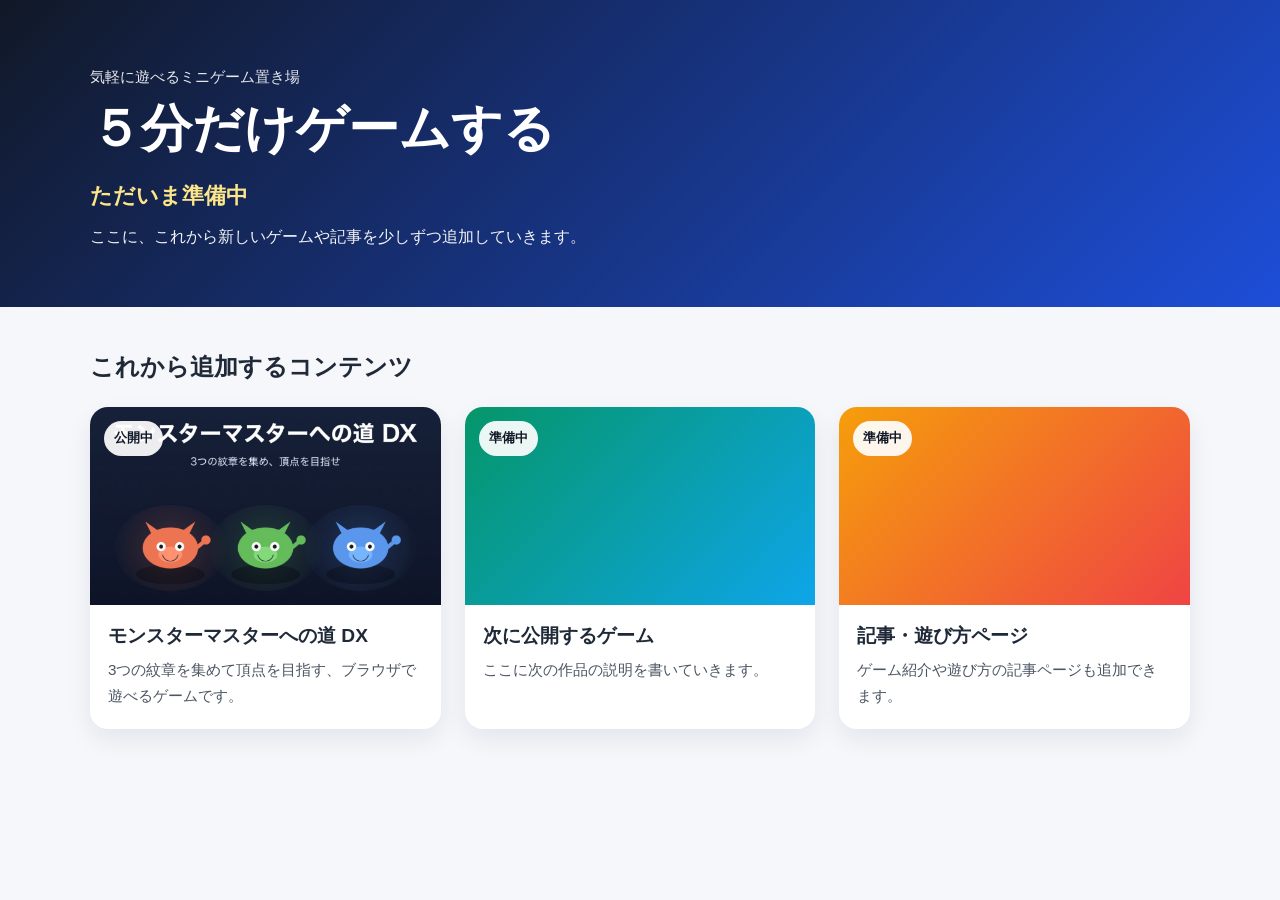
<file: index.html>
<!DOCTYPE html>
<html lang="ja">
<head>
  <meta charset="UTF-8" />
  <meta name="viewport" content="width=device-width, initial-scale=1.0" />
  <title>５分だけゲームする</title>
  <meta name="description" content="５分だけ遊べるゲームを少しずつ追加していくサイトです。" />
  <link rel="stylesheet" href="style.css" />
</head>
<body>
  <header class="site-header">
    <div class="container">
      <p class="site-subtitle">気軽に遊べるミニゲーム置き場</p>
      <h1 class="site-title">５分だけゲームする</h1>
      <p class="site-lead">ただいま準備中</p>
      <p class="site-text">
        ここに、これから新しいゲームや記事を少しずつ追加していきます。
      </p>
    </div>
  </header>

  <main class="container">
    <section class="section">
      <h2 class="section-title">これから追加するコンテンツ</h2>

      <div class="card-grid">
      <a class="card" href="games/monster-master-dx/">
  <div class="card-image card-image-monmasu">
    <span class="card-badge">公開中</span>
  </div>
  <div class="card-body">
    <h3 class="card-title">モンスターマスターへの道 DX</h3>
    <p class="card-text">
      3つの紋章を集めて頂点を目指す、ブラウザで遊べるゲームです。
    </p>
  </div>
</a>

        <a class="card" href="coming-soon.html">
          <div class="card-image image-2">
            <span class="card-badge">準備中</span>
          </div>
          <div class="card-body">
            <h3 class="card-title">次に公開するゲーム</h3>
            <p class="card-text">
              ここに次の作品の説明を書いていきます。
            </p>
          </div>
        </a>

        <a class="card" href="coming-soon.html">
          <div class="card-image image-3">
            <span class="card-badge">準備中</span>
          </div>
          <div class="card-body">
            <h3 class="card-title">記事・遊び方ページ</h3>
            <p class="card-text">
              ゲーム紹介や遊び方の記事ページも追加できます。
            </p>
          </div>
        </a>
      </div>
    </section>
  </main>
</body>

</html>
</file>
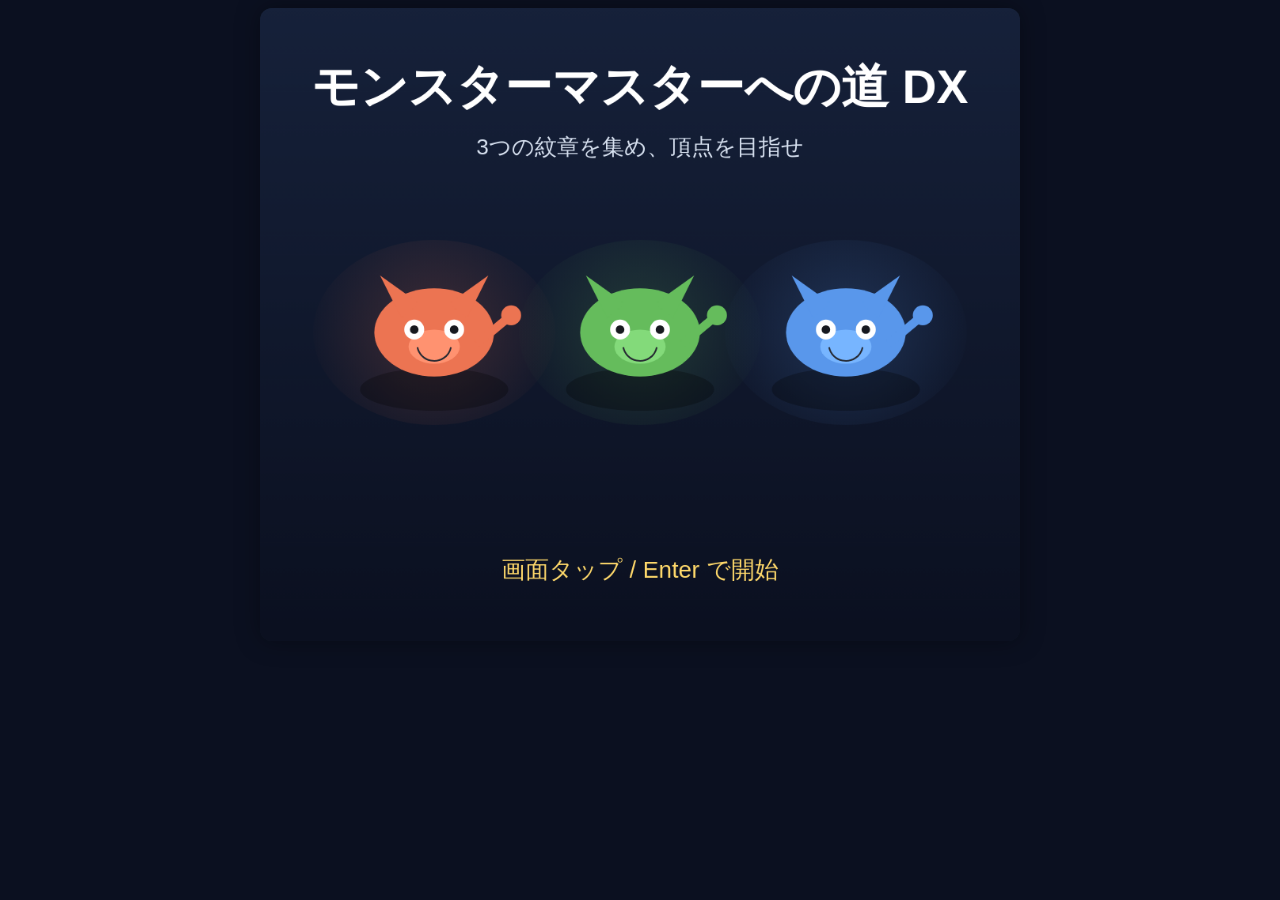
<file: games/monster-master-dx/index.html>
<!DOCTYPE html>
<html lang="ja">
<head>
  <meta charset="UTF-8" />
  <meta name="viewport" content="width=device-width,initial-scale=1,maximum-scale=1,user-scalable=no" />
  <title>モンスターマスターへの道 DX</title>
  <style>
    html, body {
      margin: 0;
      padding: 0;
      background: #0b1020;
      color: #fff;
      font-family: "Meiryo", "Yu Gothic", sans-serif;
      touch-action: manipulation;
      overflow: hidden;
    }
    body {
      display: flex;
      justify-content: center;
      align-items: flex-start;
      min-height: 100vh;
    }
    #wrap {
      width: 100%;
      display: flex;
      justify-content: center;
      padding: 8px 0;
      box-sizing: border-box;
    }
    canvas {
      width: min(100vw, 760px);
      height: auto;
      background: #111827;
      border-radius: 12px;
      box-shadow: 0 0 24px rgba(0,0,0,.35);
      image-rendering: auto;
      touch-action: none;
    }
  </style>
</head>
<body>
<div id="wrap">
  <canvas id="game" width="960" height="800"></canvas>
</div>

<script>
(() => {
  "use strict";

  const canvas = document.getElementById("game");
  const ctx = canvas.getContext("2d");

  const W = 960;
  const H = 800;
  const TILE = 48;
  const MAP_W = 20;
  const MAP_H = 12;
  const MAP_PIX_H = MAP_H * TILE;
  const UI_Y = MAP_PIX_H;

  const GRASS = "G";
  const WALL = "#";
  const HEAL = "H";

  const TYPE_ADV = {
    "炎>草": 1.5,
    "草>水": 1.5,
    "水>炎": 1.5,
    "雷>水": 1.5,
    "土>雷": 1.5,
    "草>土": 1.5,
    "炎>土": 0.75,
    "水>草": 0.75,
    "草>炎": 0.75,
    "炎>水": 0.75,
    "雷>土": 0.75,
  };

  const ELEM_COLOR = {
    "炎": "#f36b3f",
    "草": "#59b95c",
    "水": "#5da3ff",
    "雷": "#f6db58",
    "土": "#b88752",
  };

  const SPECIES = {
    "フレアット": {
      species: "フレアット", element: "炎", level: 5, maxHp: 36, hp: 36, atk: 13, def: 9, spd: 11, color: "#ec7452", catchRate: 0.45,
      skills: [{name:"ひのこづき",power:10,element:"炎",acc:1.0},{name:"ブレイズタックル",power:13,element:"炎",acc:0.9}]
    },
    "リーフィン": {
      species: "リーフィン", element: "草", level: 5, maxHp: 38, hp: 38, atk: 11, def: 11, spd: 10, color: "#65bc5c", catchRate: 0.45,
      skills: [{name:"つるうち",power:9,element:"草",acc:1.0},{name:"リーフカッター",power:12,element:"草",acc:0.95}]
    },
    "アクアロン": {
      species: "アクアロン", element: "水", level: 5, maxHp: 37, hp: 37, atk: 12, def: 10, spd: 10, color: "#5997eb", catchRate: 0.45,
      skills: [{name:"しぶきアタック",power:9,element:"水",acc:1.0},{name:"みずショット",power:12,element:"水",acc:0.95}]
    },
    "ボルニャ": {
      species: "ボルニャ", element: "雷", level: 4, maxHp: 31, hp: 31, atk: 13, def: 8, spd: 13, color: "#f8db4c", catchRate: 0.38,
      skills: [{name:"スパーク",power:10,element:"雷",acc:1.0},{name:"でんこうアタック",power:13,element:"雷",acc:0.9}]
    },
    "モックル": {
      species: "モックル", element: "土", level: 4, maxHp: 33, hp: 33, atk: 11, def: 10, spd: 8, color: "#a87446", catchRate: 0.40,
      skills: [{name:"どろパンチ",power:10,element:"土",acc:1.0},{name:"ロックスマッシュ",power:12,element:"土",acc:0.9}]
    },
    "バブルン": {
      species: "バブルン", element: "水", level: 4, maxHp: 32, hp: 32, atk: 10, def: 9, spd: 11, color: "#63c2e1", catchRate: 0.42,
      skills: [{name:"バブル",power:9,element:"水",acc:1.0},{name:"アクアニードル",power:11,element:"水",acc:0.92}]
    },
    "モスリン": {
      species: "モスリン", element: "草", level: 4, maxHp: 34, hp: 34, atk: 10, def: 11, spd: 9, color: "#69b062", catchRate: 0.42,
      skills: [{name:"はっぱビート",power:9,element:"草",acc:1.0},{name:"からみつき",power:11,element:"草",acc:0.92}]
    },
    "エンバーグ": {
      species: "エンバーグ", element: "炎", level: 6, maxHp: 42, hp: 42, atk: 14, def: 10, spd: 11, color: "#df5a36", catchRate: 0.28,
      skills: [{name:"ファイアクロウ",power:12,element:"炎",acc:1.0},{name:"マグマバイト",power:15,element:"炎",acc:0.88}]
    },
    "サンドラ": {
      species: "サンドラ", element: "土", level: 6, maxHp: 44, hp: 44, atk: 13, def: 12, spd: 8, color: "#b0804b", catchRate: 0.28,
      skills: [{name:"すなあらし",power:11,element:"土",acc:1.0},{name:"グランドキック",power:14,element:"土",acc:0.9}]
    },
    "サンダリス": {
      species: "サンダリス", element: "雷", level: 7, maxHp: 46, hp: 46, atk: 15, def: 11, spd: 14, color: "#f4e05d", catchRate: 0.24,
      skills: [{name:"ボルトネイル",power:12,element:"雷",acc:1.0},{name:"ライトニングダッシュ",power:16,element:"雷",acc:0.88}]
    },
    "ネプシア": {
      species: "ネプシア", element: "水", level: 8, maxHp: 52, hp: 52, atk: 16, def: 13, spd: 13, color: "#58a0f4", catchRate: 0.18,
      skills: [{name:"タイダルウェーブ",power:14,element:"水",acc:1.0},{name:"しんかいのうた",power:17,element:"水",acc:0.9}]
    },
    "ブレイズル": {
      species: "ブレイズル", element: "炎", level: 8, maxHp: 55, hp: 55, atk: 18, def: 12, spd: 14, color: "#ff6d42", catchRate: 0.20,
      skills: [{name:"フレイムクロウ",power:14,element:"炎",acc:1.0},{name:"バーストラッシュ",power:18,element:"炎",acc:0.9}]
    },
    "グランリーフ": {
      species: "グランリーフ", element: "草", level: 8, maxHp: 58, hp: 58, atk: 15, def: 15, spd: 12, color: "#4ea951", catchRate: 0.20,
      skills: [{name:"リーフスラッシュ",power:14,element:"草",acc:1.0},{name:"フォレストブレード",power:18,element:"草",acc:0.9}]
    },
    "アクアリオン": {
      species: "アクアリオン", element: "水", level: 8, maxHp: 56, hp: 56, atk: 16, def: 14, spd: 13, color: "#4f8cff", catchRate: 0.20,
      skills: [{name:"スプラッシュファング",power:14,element:"水",acc:1.0},{name:"アビススピア",power:18,element:"水",acc:0.9}]
    },
    "ボルトラ": {
      species: "ボルトラ", element: "雷", level: 8, maxHp: 50, hp: 50, atk: 19, def: 11, spd: 18, color: "#ffe253", catchRate: 0.18,
      skills: [{name:"サンダーファング",power:15,element:"雷",acc:1.0},{name:"プラズマダイブ",power:19,element:"雷",acc:0.88}]
    },
    "ガイアル": {
      species: "ガイアル", element: "土", level: 8, maxHp: 62, hp: 62, atk: 16, def: 16, spd: 10, color: "#8f643f", catchRate: 0.18,
      skills: [{name:"アースクラッシュ",power:14,element:"土",acc:1.0},{name:"テラハンマー",power:18,element:"土",acc:0.88}]
    }
  };

  const EVOLUTIONS = {
    "フレアット": { level: 8, to: "ブレイズル" },
    "リーフィン": { level: 8, to: "グランリーフ" },
    "アクアロン": { level: 8, to: "アクアリオン" },
    "ボルニャ": { level: 8, to: "ボルトラ" },
    "モックル": { level: 8, to: "ガイアル" }
  };

  const STARTERS = ["フレアット", "リーフィン", "アクアロン"];

  const STAGES = {
    village: {
      name: "はじまりの町",
      map: [
        "####################",
        "#.......G......G...#",
        "#..H....G..........#",
        "#.......G.....G....#",
        "#..........####....#",
        "#..G...............#",
        "#..G....####.......#",
        "#.......#..#.......#",
        "#.......#..#.......#",
        "#...G..........G...#",
        "#.............G....#",
        "####################",
      ],
      playerStart: [2,2],
      wild: ["モックル","モスリン","バブルン"],
      portals: [
        {pos:[18,5], to:"forest", toPos:[1,9], need:null, text:"東の森へ向かう。"}
      ],
      boss: null,
      storyOnce: [
        "長老『ようこそ、見習いテイマー。』",
        "『モンスターマスターになる道は、3つの紋章を集めることだ。』",
        "『翠の森、赤土の峡谷、蒼湖の祭壇。各地の守り手を越えよ。』",
        "『3つそろえば、王都北のマスタータワーへの門が開く。』",
        "『さあ、最初の相棒を選び、旅立ちなさい！』",
      ],
    },
    forest: {
      name: "翠の森",
      map: [
        "####################",
        "#GGGGG....GGGGGG...#",
        "#G....G...G....G.B.#",
        "#G.GG.G...G.GG.G...#",
        "#G.G..G...G.G..G...#",
        "#G.G..GGGGG.G..GG..#",
        "#G.G............G..#",
        "#G.GGGGGGGGGGGG.G..#",
        "#G..............G..#",
        "#P..GGGGGGGGGG..G..#",
        "#......H...........#",
        "####################",
      ],
      playerStart: [1,9],
      wild: ["モスリン","バブルン","ボルニャ"],
      portals: [
        {pos:[1,9], to:"village", toPos:[17,5], need:null, text:"町へ戻る。"},
        {pos:[18,2], to:"canyon", toPos:[1,9], need:"翠の紋章", text:"森の奥の道がひらけた。"},
      ],
      boss: {
        pos:[17,2],
        trainer:"森の守り手 ミドリ",
        monster:"エンバーグ",
        crest:"翠の紋章",
        intro:["ミドリ『草木の試練を越えられるかな？』"],
        win:["ミドリ『見事だ。翠の紋章を授けよう。』"]
      },
      storyOnce:["森の奥には最初の守り手がいる。属性相性を考えて進もう。"]
    },
    canyon: {
      name: "赤土の峡谷",
      map: [
        "####################",
        "#P....G....####....#",
        "#.####G....#..#....#",
        "#....#G....#..#....#",
        "#....#G....#..#..B.#",
        "#....#G....#..#....#",
        "#....#######..#....#",
        "#....G.........#...#",
        "#....G....H....#...#",
        "#....G.........#...#",
        "#..................#",
        "####################",
      ],
      playerStart: [1,9],
      wild: ["モックル","ボルニャ","フレアット"],
      portals: [
        {pos:[1,1], to:"forest", toPos:[18,2], need:null, text:"森へ戻る。"},
        {pos:[18,4], to:"lake", toPos:[1,9], need:"赤土の紋章", text:"峡谷の先へ進める。"},
      ],
      boss: {
        pos:[17,4],
        trainer:"峡谷の守り手 ガンテツ",
        monster:"サンドラ",
        crest:"赤土の紋章",
        intro:["ガンテツ『地を踏みしめる強さ、見せてみろ！』"],
        win:["ガンテツ『その覚悟、本物だ。赤土の紋章を受け取れ！』"]
      },
      storyOnce:["2つ目の試練は土と雷の読み合いだ。"]
    },
    lake: {
      name: "蒼湖の祭壇",
      map: [
        "####################",
        "#P....GGGGGG.......#",
        "#.....G....G.......#",
        "#.....G.H..G.......#",
        "#.....G....G.......#",
        "#.....GGGGGG.......#",
        "#..................#",
        "#..######..######..#",
        "#..#............#..#",
        "#..#.........B..#.P#",
        "#..#............#..#",
        "####################",
      ],
      playerStart: [1,9],
      wild: ["バブルン","リーフィン","ボルニャ"],
      portals: [
        {pos:[1,1], to:"canyon", toPos:[18,4], need:null, text:"峡谷へ戻る。"},
        {pos:[18,9], to:"tower", toPos:[2,9], need:"蒼湖の紋章", text:"湖の門が開き、塔への道が現れた。"},
      ],
      boss: {
        pos:[13,9],
        trainer:"湖の守り手 セイラ",
        monster:"サンダリス",
        crest:"蒼湖の紋章",
        intro:["セイラ『水面の先にある真実をつかんでみて。』"],
        win:["セイラ『きみなら塔へ進める。蒼湖の紋章を託すわ。』"]
      },
      storyOnce:["最後の試練を越えれば、マスタータワーに挑める。"]
    },
    tower: {
      name: "マスタータワー",
      map: [
        "####################",
        "#..................#",
        "#..##############..#",
        "#..#............#..#",
        "#..#............#..#",
        "#..#.....B......#..#",
        "#..#............#..#",
        "#..#............#..#",
        "#..######..######..#",
        "#P.................#",
        "#..............H...#",
        "####################",
      ],
      playerStart: [2,9],
      wild: [],
      portals: [
        {pos:[1,9], to:"village", toPos:[2,2], need:null, text:"町へ戻る。"}
      ],
      boss: {
        pos:[9,5],
        trainer:"現マスター レオ",
        monster:"ネプシア",
        crest:"マスター称号",
        intro:["レオ『3つの紋章を持つ者よ、最後の試練だ。』","『勝てばお前が次のマスターだ。』"],
        win:["レオ『見事だ……。今日からきみがモンスターマスターだ！』"]
      },
      storyOnce:["3つの紋章が共鳴し、マスタータワーの門が開いた。"]
    }
  };

  function cloneMonster(name, levelBoost = 0) {
    const src = SPECIES[name];
    const m = JSON.parse(JSON.stringify(src));
    if (levelBoost > 0) {
      m.level += levelBoost;
      m.maxHp += levelBoost * 3;
      m.hp = m.maxHp;
      m.atk += levelBoost;
      m.def += levelBoost;
      m.spd += Math.max(0, levelBoost - 1);
    }
    return m;
  }

  function typeMultiplier(atkType, defType) {
    return TYPE_ADV[`${atkType}>${defType}`] || 1.0;
  }

  function rand(a, b) {
    return Math.floor(Math.random() * (b - a + 1)) + a;
  }

  function chance(p) {
    return Math.random() < p;
  }

  class AudioEngine {
    constructor() {
      this.ctx = null;
      this.unlocked = false;
      this.music = "";
      this.step = 0;
      this.nextTime = 0;
      this.musicData = {
        title: [[392,0.14],[523,0.14],[659,0.14],[784,0.18]],
        field: [[294,0.16],[370,0.16],[440,0.16],[370,0.16],[330,0.16],[392,0.16]],
        battle: [[220,0.10],[262,0.10],[330,0.10],[392,0.10],[494,0.10],[523,0.12]],
        evolution: [[392,0.10],[440,0.10],[494,0.10],[523,0.10],[587,0.10],[659,0.14]],
        ending: [[523,0.12],[659,0.12],[784,0.12],[1046,0.18],[784,0.12],[659,0.12]],
      };
    }
    unlock() {
      if (this.unlocked) return;
      try {
        const AC = window.AudioContext || window.webkitAudioContext;
        this.ctx = new AC();
        this.unlocked = true;
        this.nextTime = this.ctx.currentTime;
      } catch(e) {
        this.unlocked = false;
      }
    }
    beep(freq, dur = 0.08, type = "sine", vol = 0.03) {
      if (!this.unlocked || !this.ctx) return;
      const now = this.ctx.currentTime;
      const osc = this.ctx.createOscillator();
      const gain = this.ctx.createGain();
      osc.type = type;
      osc.frequency.value = freq;
      gain.gain.setValueAtTime(vol, now);
      gain.gain.exponentialRampToValueAtTime(0.0001, now + dur);
      osc.connect(gain);
      gain.connect(this.ctx.destination);
      osc.start(now);
      osc.stop(now + dur);
    }
    seq(notes, type="square", vol=0.03) {
      if (!this.unlocked || !this.ctx) return;
      let t = this.ctx.currentTime;
      for (const [freq, dur] of notes) {
        const osc = this.ctx.createOscillator();
        const gain = this.ctx.createGain();
        osc.type = type;
        osc.frequency.value = freq;
        gain.gain.setValueAtTime(vol, t);
        gain.gain.exponentialRampToValueAtTime(0.0001, t + dur);
        osc.connect(gain);
        gain.connect(this.ctx.destination);
        osc.start(t);
        osc.stop(t + dur);
        t += dur;
      }
    }
    setMusic(name) {
      if (!this.unlocked) return;
      if (this.music !== name) {
        this.music = name;
        this.step = 0;
        this.nextTime = this.ctx.currentTime;
      }
    }
    update() {
      if (!this.unlocked || !this.ctx || !this.musicData[this.music]) return;
      const notes = this.musicData[this.music];
      while (this.nextTime < this.ctx.currentTime + 0.18) {
        const [freq, dur] = notes[this.step % notes.length];
        const osc = this.ctx.createOscillator();
        const gain = this.ctx.createGain();
        osc.type = "triangle";
        osc.frequency.value = freq;
        gain.gain.setValueAtTime(0.02, this.nextTime);
        gain.gain.exponentialRampToValueAtTime(0.0001, this.nextTime + dur);
        osc.connect(gain);
        gain.connect(this.ctx.destination);
        osc.start(this.nextTime);
        osc.stop(this.nextTime + dur);
        this.nextTime += dur;
        this.step++;
      }
    }
    seMove() { this.beep(720, 0.03, "square", 0.02); }
    seHit() { this.seq([[260,0.03],[180,0.06]], "square", 0.03); }
    seFail() { this.seq([[392,0.08],[330,0.10]], "triangle", 0.025); }
    seWin() { this.seq([[523,0.06],[659,0.06],[784,0.06],[1046,0.16]], "triangle", 0.03); }
    seCatch() { this.seq([[523,0.05],[659,0.05],[784,0.12]], "triangle", 0.03); }
    seEvolve() { this.seq([[523,0.05],[659,0.05],[784,0.05],[1046,0.2]], "triangle", 0.03); }
    seFirework() { this.seq([[1046,0.03],[1318,0.03],[1568,0.04]], "square", 0.02); }
    seElement(elem) {
      if (elem === "炎") this.seq([[220,0.04],[300,0.04],[380,0.04]], "sawtooth", 0.025);
      else if (elem === "水") this.seq([[420,0.04],[360,0.04],[320,0.04]], "triangle", 0.025);
      else if (elem === "草") this.seq([[510,0.04],[540,0.04],[500,0.04]], "triangle", 0.022);
      else if (elem === "雷") this.seq([[900,0.02],[700,0.02],[980,0.02],[720,0.02]], "square", 0.02);
      else if (elem === "土") this.seq([[180,0.05],[160,0.05],[140,0.05]], "square", 0.025);
    }
  }

  class Game {
    constructor() {
      this.audio = new AudioEngine();

      this.state = "title";
      this.stateAfterDialog = "starter";

      this.party = [];
      this.activeIndex = 0;
      this.starterIndex = 0;

      this.storySeen = new Set();
      this.defeatedBosses = new Set();
      this.crests = [];
      this.gameCleared = false;

      this.stageId = "village";
      this.playerX = 2;
      this.playerY = 2;
      this.walkAnim = 0;

      this.dialogQueue = [];
      this.statusMessage = "画面をタップ / Enterで開始";
      this.statusTimer = 0;

      this.battle = null;
      this.battleMode = "menu";
      this.battleMenuIndex = 0;
      this.moveMenuIndex = 0;
      this.switchIndex = 0;

      this.attackAnim = null;
      this.postAttackCallback = null;
      this.flashTimer = 0;
      this.shakeTimer = 0;

      this.evolution = null;
      this.pendingAfterEvolution = null;

      this.ending = null;

      this.touchButtons = [];
      this.optionButtons = [];
      this.starterButtons = [];

      this.lastTime = performance.now();

      this.bindEvents();
      requestAnimationFrame(this.loop.bind(this));
    }

    bindEvents() {
      window.addEventListener("keydown", (e) => {
        if (["ArrowUp","ArrowDown","ArrowLeft","ArrowRight"," ","Enter"].includes(e.key)) e.preventDefault();
        this.audio.unlock();
        this.handleKey(e);
      }, {passive:false});

      canvas.addEventListener("pointerdown", (e) => {
        this.audio.unlock();
        const rect = canvas.getBoundingClientRect();
        const x = (e.clientX - rect.left) * canvas.width / rect.width;
        const y = (e.clientY - rect.top) * canvas.height / rect.height;
        this.handlePointer(x, y);
      });
    }

    currentStage() {
      return STAGES[this.stageId];
    }

    currentMon() {
      return this.party[this.activeIndex];
    }

    setStatus(text, timer = 180) {
      this.statusMessage = text;
      this.statusTimer = timer;
    }

    pushDialog(lines) {
      this.dialogQueue.push(...lines);
      this.state = "dialog";
    }

    objectiveText() {
      if (this.gameCleared) return "目標達成: きみはモンスターマスターになった！";
      if (this.crests.length === 0) return "目標: 翠の森で最初の守り手を倒し、翠の紋章を手に入れる";
      if (this.crests.length === 1) return "目標: 赤土の峡谷で2つ目の紋章を手に入れる";
      if (this.crests.length === 2) return "目標: 蒼湖の祭壇で最後の紋章を手に入れる";
      return "目標: マスタータワーで現マスターを倒す";
    }

    refreshMusic() {
      if (this.state === "title") this.audio.setMusic("title");
      else if (this.state === "battle") this.audio.setMusic("battle");
      else if (this.state === "evolution") this.audio.setMusic("evolution");
      else if (this.state === "ending") this.audio.setMusic("ending");
      else this.audio.setMusic("field");
    }

    enterStage(id, pos = null) {
      const start = pos || this.currentStageStart(id);
      this.stageId = id;
      this.playerX = start[0];
      this.playerY = start[1];
      const stage = STAGES[id];
      if (!this.storySeen.has(id) && stage.storyOnce) {
        this.storySeen.add(id);
        this.pushDialog(stage.storyOnce);
        this.stateAfterDialog = "overworld";
      }
    }

    currentStageStart(id) {
      return STAGES[id].playerStart;
    }

    tileAt(x, y) {
      return this.currentStage().map[y][x];
    }

    walkable(x, y) {
      return this.tileAt(x, y) !== WALL;
    }

    healParty() {
      for (const m of this.party) m.hp = m.maxHp;
    }

    movePlayer(dx, dy) {
      const nx = this.playerX + dx;
      const ny = this.playerY + dy;
      if (nx < 0 || nx >= MAP_W || ny < 0 || ny >= MAP_H) return;
      if (!this.walkable(nx, ny)) return;
      this.playerX = nx;
      this.playerY = ny;
      this.walkAnim = 8;
      this.audio.seMove();

      if (this.tileAt(nx, ny) === HEAL && this.party.length) {
        this.healParty();
        this.setStatus("回復ポイントで全回復した！");
      }

      this.checkStageEvents();
      if (this.state === "overworld") this.tryRandomBattle();
    }

    tryRandomBattle() {
      const stage = this.currentStage();
      if (this.tileAt(this.playerX, this.playerY) !== GRASS) return;
      if (!stage.wild || !stage.wild.length) return;
      if (chance(0.18)) {
        const name = stage.wild[rand(0, stage.wild.length - 1)];
        const boost = rand(0, Math.max(0, this.crests.length));
        const enemy = cloneMonster(name, boost);
        this.startBattle(enemy, null, true, null);
      }
    }

    checkStageEvents() {
      const stage = this.currentStage();
      const boss = stage.boss;
      if (boss && !this.defeatedBosses.has(this.stageId) && this.playerX === boss.pos[0] && this.playerY === boss.pos[1]) {
        const enemy = cloneMonster(boss.monster, this.crests.length);
        this.startBattle(enemy, boss.trainer, false, boss);
        if (boss.intro) this.battle.pendingIntro = [...boss.intro];
        return;
      }
      for (const p of stage.portals || []) {
        if (this.playerX === p.pos[0] && this.playerY === p.pos[1]) {
          if (p.need && !this.crests.includes(p.need)) {
            this.setStatus(`${p.need} が必要だ。`);
            return;
          }
          this.setStatus(p.text);
          this.enterStage(p.to, p.toPos);
          if (this.state !== "dialog") this.state = "overworld";
          return;
        }
      }
    }

    startGameFromTitle() {
      this.pushDialog([
        "この世界で“モンスターマスター”と認められる者は、ただ強いだけではない。",
        "相棒を信じ、3つの試練を越え、3つの紋章を集めた者だけがその名を継げる。",
        "きみは今日、最初の相棒と出会い、その旅を始める。",
      ]);
      this.stateAfterDialog = "starter";
    }

    startBattle(enemy, enemyTrainer, canCapture, reward) {
      if (!this.party.length) return;
      this.battle = {
        enemy,
        enemyTrainer,
        canCapture,
        reward,
        pendingIntro: []
      };
      this.battleMode = "menu";
      this.battleMenuIndex = 0;
      this.moveMenuIndex = 0;
      this.switchIndex = this.activeIndex;
      this.attackAnim = null;
      this.postAttackCallback = null;
      this.state = "battle";
      if (enemyTrainer) this.setStatus(`${enemyTrainer} が 勝負をしかけてきた！`, 240);
      else this.setStatus(`やせいの ${enemy.species} が あらわれた！`, 240);
    }

    attackText(mult) {
      if (mult >= 1.4) return "こうかは ばつぐんだ！";
      if (mult <= 0.8) return "こうかは いまひとつ...";
      return "";
    }

    performAttack(attacker, defender, skill) {
      if (Math.random() > skill.acc) {
        return { text: `${attacker.species} の ${skill.name}！ しかし はずれた！`, hit: false, damage: 0, mult: 1 };
      }
      const mult = typeMultiplier(skill.element, defender.element);
      const variance = rand(-2, 2);
      let damage = Math.max(1, Math.floor(skill.power + attacker.atk - defender.def * 0.45 + variance));
      damage = Math.max(1, Math.floor(damage * mult));
      defender.hp = Math.max(0, defender.hp - damage);
      let text = `${attacker.species} の ${skill.name}！ ${damage} ダメージ！`;
      const eff = this.attackText(mult);
      if (eff) text += " " + eff;
      return { text, hit: true, damage, mult };
    }

    launchAttack(side, attacker, defender, skill, onFinish) {
      const result = this.performAttack(attacker, defender, skill);
      if (!result.hit) this.audio.seFail();
      else {
        this.audio.seHit();
        this.audio.seElement(skill.element);
      }
      this.attackAnim = { side, skill, timer: 22, total: 22 };
      this.postAttackCallback = onFinish;
      this.flashTimer = 8;
      this.shakeTimer = 8;
      this.setStatus(result.text, 180);
    }

    finishAttackAnimation() {
      const cb = this.postAttackCallback;
      this.postAttackCallback = null;
      this.attackAnim = null;
      if (cb) cb();
    }

    findNextAliveIndex() {
      for (let i = 0; i < this.party.length; i++) {
        if (this.party[i].hp > 0) return i;
      }
      return -1;
    }

    gainVictoryRewards() {
      const enemy = this.battle.enemy;
      const mon = this.currentMon();
      mon.level += 1;
      mon.maxHp += 3;
      mon.atk += 1;
      mon.def += 1;
      if (mon.level % 2 === 0) mon.spd += 1;
      mon.hp = Math.min(mon.maxHp, mon.hp + 6);
      this.audio.seWin();
      this.setStatus(`${enemy.species} に勝利！ ${mon.species} は Lv${mon.level} になった！`, 240);
    }

    maybeStartEvolution(reward) {
      const mon = this.currentMon();
      const evo = EVOLUTIONS[mon.species];
      if (!evo) return false;
      if (mon.level < evo.level) return false;
      this.evolution = {
        old: JSON.parse(JSON.stringify(mon)),
        newForm: cloneMonster(evo.to),
        timer: 0,
        done: false,
        applied: false
      };
      this.pendingAfterEvolution = reward;
      this.state = "evolution";
      return true;
    }

    applyEvolution() {
      if (!this.evolution || this.evolution.applied) return;
      const mon = this.currentMon();
      const nf = this.evolution.newForm;
      const oldLevel = mon.level;
      mon.species = nf.species;
      mon.element = nf.element;
      mon.color = nf.color;
      mon.catchRate = nf.catchRate;
      mon.skills = JSON.parse(JSON.stringify(nf.skills));
      mon.maxHp = Math.max(mon.maxHp + 10, nf.maxHp + Math.max(0, oldLevel - nf.level) * 3);
      mon.atk = Math.max(mon.atk + 3, nf.atk);
      mon.def = Math.max(mon.def + 2, nf.def);
      mon.spd = Math.max(mon.spd + 2, nf.spd);
      mon.hp = Math.min(mon.maxHp, mon.hp + 10);
      this.evolution.applied = true;
      this.evolution.done = true;
      this.audio.seEvolve();
    }

    finishEvolution() {
      const reward = this.pendingAfterEvolution;
      this.pendingAfterEvolution = null;
      this.evolution = null;
      if (reward && reward.crest === "マスター称号") {
        this.startEnding();
      } else {
        this.beginPostBattleResolution(reward);
      }
    }

    beginPostBattleResolution(reward) {
      if (reward && reward.crest === "マスター称号") {
        this.startEnding();
        return;
      }
      const lines = [];
      if (reward) {
        lines.push(...(reward.win || []));
      }
      if (lines.length) {
        this.pushDialog(lines);
        this.stateAfterDialog = "overworld";
      } else {
        this.state = "overworld";
      }
    }

    endBattleWin() {
      const reward = this.battle.reward;
      if (reward) {
        this.defeatedBosses.add(this.stageId);
        if (reward.crest !== "マスター称号" && !this.crests.includes(reward.crest)) {
          this.crests.push(reward.crest);
        }
      }
      this.gainVictoryRewards();
      this.battle = null;
      if (this.maybeStartEvolution(reward)) return;
      this.beginPostBattleResolution(reward);
    }

    endBattleLose() {
      this.healParty();
      this.activeIndex = 0;
      this.enterStage("village", [2,2]);
      if (this.state !== "dialog") this.state = "overworld";
      this.battle = null;
      this.setStatus("力尽きた……。町へ戻され、相棒たちは回復した。", 280);
    }

    tryCatch() {
      if (!this.battle.canCapture) {
        this.setStatus("守り手のモンスターは つかまえられない！", 180);
        this.enemyTurn();
        return;
      }
      if (this.party.length >= 6) {
        this.setStatus("パーティがいっぱいだ！（最大6体）", 180);
        this.enemyTurn();
        return;
      }
      const enemy = this.battle.enemy;
      const hpFactor = 1 - (enemy.hp / enemy.maxHp);
      let rate = enemy.catchRate + hpFactor * 0.45;
      if (enemy.level <= this.currentMon().level) rate += 0.08;
      if (Math.random() < Math.min(rate, 0.92)) {
        this.party.push(JSON.parse(JSON.stringify(enemy)));
        this.battle = null;
        this.state = "overworld";
        this.audio.seCatch();
        this.setStatus(`やった！ ${enemy.species} を仲間にした！`, 240);
      } else {
        this.audio.seFail();
        this.setStatus("おしい！ つかまえられなかった！", 180);
        this.enemyTurn();
      }
    }

    chooseSwitch() {
      if (this.party[this.switchIndex].hp > 0) {
        this.activeIndex = this.switchIndex;
        this.battleMode = "menu";
        this.setStatus(`ゆけっ！ ${this.currentMon().species}！`, 160);
        this.enemyTurn();
      } else {
        this.setStatus("そのモンスターは戦えない。", 120);
      }
    }

    enemyTurn(followUp = null) {
      if (!this.battle) return;
      const enemy = this.battle.enemy;
      if (enemy.hp <= 0) return;
      const player = this.currentMon();
      const skill = enemy.skills[rand(0, enemy.skills.length - 1)];
      this.launchAttack("enemy", enemy, player, skill, () => {
        if (!this.battle) return;
        const current = this.currentMon();
        if (current.hp <= 0) {
          const next = this.findNextAliveIndex();
          if (next < 0) {
            this.endBattleLose();
            return;
          }
          this.activeIndex = next;
          this.setStatus(`${this.currentMon().species} に交代した！`, 180);
          this.battleMode = "menu";
          return;
        }
        if (followUp) followUp();
        else this.battleMode = "menu";
      });
    }

    startEnding() {
      this.state = "ending";
      this.gameCleared = true;
      this.ending = {
        timer: 0,
        fireworks: [],
        confetti: [],
        cta: false
      };
      for (let i = 0; i < 40; i++) this.spawnConfetti();
    }

    spawnFirework() {
      if (!this.ending) return;
      const cx = rand(120, W - 120);
      const cy = rand(90, 260);
      const colors = Object.values(ELEM_COLOR).concat(["#ffffff", "#ff90b0"]);
      const color = colors[rand(0, colors.length - 1)];
      const cluster = [];
      for (let i = 0; i < 28; i++) {
        const ang = Math.PI * 2 * i / 28;
        const speed = 2.4 + Math.random() * 3;
        cluster.push({
          x: cx, y: cy,
          vx: Math.cos(ang) * speed,
          vy: Math.sin(ang) * speed,
          life: rand(26, 40),
          maxLife: 40,
          color,
          size: rand(2, 4)
        });
      }
      this.ending.fireworks.push(cluster);
      this.audio.seFirework();
    }

    spawnConfetti() {
      if (!this.ending) return;
      const colors = ["#ff9090", "#ffd760", "#7bc2ff", "#83e183", "#f4f4ff"];
      this.ending.confetti.push({
        x: rand(0, W),
        y: rand(-40, 0),
        vy: 1.2 + Math.random() * 2,
        vx: -1 + Math.random() * 2,
        rot: Math.random() * Math.PI * 2,
        vr: -0.12 + Math.random() * 0.24,
        size: rand(6, 11),
        color: colors[rand(0, colors.length - 1)]
      });
    }

    updateEnding() {
      if (!this.ending) return;
      this.ending.timer++;
      const t = this.ending.timer;
      if (t % 36 === 0 && this.ending.fireworks.length < 6) this.spawnFirework();
      if (t % 10 === 0 && this.ending.confetti.length < 90) this.spawnConfetti();

      for (const cluster of this.ending.fireworks) {
        for (const p of cluster) {
          p.x += p.vx;
          p.y += p.vy;
          p.vy += 0.04;
          p.life--;
        }
      }
      this.ending.fireworks = this.ending.fireworks.filter(cluster => cluster.some(p => p.life > 0));

      for (const c of this.ending.confetti) {
        c.x += c.vx;
        c.y += c.vy;
        c.rot += c.vr;
        if (c.y > H + 20) {
          c.y = rand(-40, 0);
          c.x = rand(0, W);
        }
      }

      if (t > 560) this.ending.cta = true;
    }

    update() {
      this.refreshMusic();
      this.audio.update();

      if (this.statusTimer > 0) this.statusTimer--;
      if (this.walkAnim > 0) this.walkAnim--;
      if (this.flashTimer > 0) this.flashTimer--;
      if (this.shakeTimer > 0) this.shakeTimer--;

      if (this.state === "battle" && this.battle && this.battle.pendingIntro.length) {
        const lines = [...this.battle.pendingIntro];
        this.battle.pendingIntro = [];
        this.pushDialog(lines);
        this.stateAfterDialog = "battle";
      }

      if (this.attackAnim) {
        this.attackAnim.timer--;
        if (this.attackAnim.timer <= 0) this.finishAttackAnimation();
      }

      if (this.state === "evolution" && this.evolution) {
        this.evolution.timer++;
        if (this.evolution.timer === 30) {
          this.setStatus(`おや…… ${this.evolution.old.species} の ようすが……！`, 240);
        }
        if (this.evolution.timer >= 120 && !this.evolution.applied) {
          this.applyEvolution();
          this.setStatus(`おめでとう！ ${this.evolution.old.species} は ${this.evolution.newForm.species} に進化した！`, 300);
        }
      }

      if (this.state === "ending") {
        this.updateEnding();
      }
    }

    handleAction(action) {
      if (this.state === "title") {
        if (action === "ok") this.startGameFromTitle();
        return;
      }

      if (this.state === "dialog") {
        if (action === "ok" || action === "back") {
          if (this.dialogQueue.length) this.dialogQueue.shift();
          if (!this.dialogQueue.length) this.state = this.stateAfterDialog;
        }
        return;
      }

      if (this.state === "starter") {
        if (action === "left") this.starterIndex = (this.starterIndex + STARTERS.length - 1) % STARTERS.length;
        else if (action === "right") this.starterIndex = (this.starterIndex + 1) % STARTERS.length;
        else if (action === "ok") {
          this.party = [cloneMonster(STARTERS[this.starterIndex])];
          this.activeIndex = 0;
          this.enterStage("village", [2,2]);
          if (this.state !== "dialog") this.state = "overworld";
          this.setStatus(`${STARTERS[this.starterIndex]} と旅を始めた！`, 240);
        }
        return;
      }

      if (this.state === "overworld") {
        if (action === "left") this.movePlayer(-1, 0);
        else if (action === "right") this.movePlayer(1, 0);
        else if (action === "up") this.movePlayer(0, -1);
        else if (action === "down") this.movePlayer(0, 1);
        else if (action === "party" && this.party.length) {
          const alive = this.party.map((m, i) => m.hp > 0 ? i : -1).filter(v => v >= 0);
          if (alive.length) {
            const cur = alive.includes(this.activeIndex) ? alive.indexOf(this.activeIndex) : 0;
            this.activeIndex = alive[(cur + 1) % alive.length];
            this.setStatus(`先頭を ${this.currentMon().species} にした。`, 120);
          }
        }
        return;
      }

      if (this.state === "battle") {
        if (this.attackAnim || !this.battle) return;

        if (this.battleMode === "menu") {
          const options = ["たたかう", "つかまえる", "こうたい", "にげる"];
          if (action === "up") this.battleMenuIndex = (this.battleMenuIndex + options.length - 1) % options.length;
          else if (action === "down") this.battleMenuIndex = (this.battleMenuIndex + 1) % options.length;
          else if (action === "ok") {
            const choice = this.battleMenuIndex;
            if (choice === 0) this.battleMode = "moves";
            else if (choice === 1) this.tryCatch();
            else if (choice === 2) {
              this.battleMode = "switch";
              this.switchIndex = this.activeIndex;
            } else if (choice === 3) {
              if (this.battle.enemyTrainer) {
                this.setStatus("トレーナー戦からは逃げられない！", 180);
                this.enemyTurn();
              } else if (chance(0.75)) {
                this.battle = null;
                this.state = "overworld";
                this.setStatus("うまく逃げきった！", 180);
              } else {
                this.setStatus("逃げられない！", 120);
                this.enemyTurn();
              }
            }
          }
          return;
        }

        if (this.battleMode === "moves") {
          const skills = this.currentMon().skills;
          if (action === "up") this.moveMenuIndex = (this.moveMenuIndex + skills.length - 1) % skills.length;
          else if (action === "down") this.moveMenuIndex = (this.moveMenuIndex + 1) % skills.length;
          else if (action === "back") this.battleMode = "menu";
          else if (action === "ok") {
            const player = this.currentMon();
            const enemy = this.battle.enemy;
            const skill = player.skills[this.moveMenuIndex];
            this.battleMode = "menu";
            if (player.spd >= enemy.spd) {
              this.launchAttack("player", player, enemy, skill, () => {
                if (!this.battle) return;
                if (this.battle.enemy.hp <= 0) this.endBattleWin();
                else this.enemyTurn();
              });
            } else {
              const originalSpecies = player.species;
              this.enemyTurn(() => {
                if (!this.battle) return;
                if (this.currentMon().species !== originalSpecies) {
                  this.battleMode = "menu";
                  return;
                }
                this.launchAttack("player", this.currentMon(), this.battle.enemy, skill, () => {
                  if (!this.battle) return;
                  if (this.battle.enemy.hp <= 0) this.endBattleWin();
                  else this.battleMode = "menu";
                });
              });
            }
          }
          return;
        }

        if (this.battleMode === "switch") {
          if (action === "up") this.switchIndex = (this.switchIndex + this.party.length - 1) % this.party.length;
          else if (action === "down") this.switchIndex = (this.switchIndex + 1) % this.party.length;
          else if (action === "back") this.battleMode = "menu";
          else if (action === "ok") this.chooseSwitch();
          return;
        }
      }

      if (this.state === "evolution") {
        if (this.evolution && this.evolution.done && action === "ok") {
          this.finishEvolution();
        }
        return;
      }

      if (this.state === "ending") {
        if (this.ending && this.ending.cta && action === "ok") {
          this.resetToTitle();
        }
      }
    }

    resetToTitle() {
      this.state = "title";
      this.stateAfterDialog = "starter";
      this.party = [];
      this.activeIndex = 0;
      this.starterIndex = 0;
      this.storySeen = new Set();
      this.defeatedBosses = new Set();
      this.crests = [];
      this.gameCleared = false;
      this.stageId = "village";
      this.playerX = 2;
      this.playerY = 2;
      this.dialogQueue = [];
      this.statusMessage = "画面をタップ / Enterで開始";
      this.statusTimer = 0;
      this.battle = null;
      this.attackAnim = null;
      this.evolution = null;
      this.pendingAfterEvolution = null;
      this.ending = null;
    }

    handleKey(e) {
      let action = null;
      if (e.key === "ArrowLeft" || e.key === "a" || e.key === "A") action = "left";
      else if (e.key === "ArrowRight" || e.key === "d" || e.key === "D") action = "right";
      else if (e.key === "ArrowUp" || e.key === "w" || e.key === "W") action = "up";
      else if (e.key === "ArrowDown" || e.key === "s" || e.key === "S") action = "down";
      else if (e.key === "Enter" || e.key === " ") action = "ok";
      else if (e.key === "Escape" || e.key === "Backspace") action = "back";
      else if (e.key === "p" || e.key === "P") action = "party";
      if (action) this.handleAction(action);
    }

    handlePointer(x, y) {
      if (this.state === "title") {
        this.handleAction("ok");
        return;
      }
      if (this.state === "dialog") {
        this.handleAction("ok");
        return;
      }
      if (this.state === "starter") {
        for (const b of this.starterButtons) {
          if (this.inRect(x, y, b)) {
            this.starterIndex = b.index;
            this.handleAction("ok");
            return;
          }
        }
      }
      for (const b of this.optionButtons) {
        if (this.inRect(x, y, b)) {
          if (b.action) this.handleAction(b.action);
          if (typeof b.click === "function") b.click();
          return;
        }
      }
      for (const b of this.touchButtons) {
        if (this.inRect(x, y, b)) {
          this.handleAction(b.action);
          return;
        }
      }
      if (this.state === "evolution" && this.evolution && this.evolution.done) {
        this.handleAction("ok");
        return;
      }
      if (this.state === "ending" && this.ending && this.ending.cta) {
        this.handleAction("ok");
      }
    }

    inRect(x, y, r) {
      return x >= r.x && x <= r.x + r.w && y >= r.y && y <= r.y + r.h;
    }

    loop(now) {
      this.update();
      this.draw();
      requestAnimationFrame(this.loop.bind(this));
    }

    clearButtons() {
      this.touchButtons = [];
      this.optionButtons = [];
      this.starterButtons = [];
    }

    addTouchButton(action, label, x, y, w, h) {
      this.touchButtons.push({action, label, x, y, w, h});
    }

    addOptionButton(obj) {
      this.optionButtons.push(obj);
    }

    draw() {
      this.clearButtons();
      ctx.clearRect(0, 0, W, H);

      if (this.state === "title") this.drawTitle();
      else if (this.state === "starter") this.drawStarter();
      else if (this.state === "overworld") {
        this.drawWorld();
        this.drawWorldUI();
        this.drawTouchControls();
      } else if (this.state === "dialog") {
        if (this.party.length && this.stateAfterDialog === "battle" && this.battle) this.drawBattle();
        else if (this.party.length) {
          this.drawWorld();
          this.drawWorldUI();
          this.drawTouchControls();
        } else {
          this.drawTitle();
        }
        this.drawDialog();
      } else if (this.state === "battle") {
        this.drawBattle();
        this.drawTouchControls();
      } else if (this.state === "evolution") {
        this.drawEvolution();
      } else if (this.state === "ending") {
        this.drawEnding();
      }
    }

    drawTitle() {
      const g = ctx.createLinearGradient(0, 0, 0, H);
      g.addColorStop(0, "#16213a");
      g.addColorStop(1, "#0b1020");
      ctx.fillStyle = g;
      ctx.fillRect(0, 0, W, H);

      this.centerText("モンスターマスターへの道 DX", 60, "#ffffff", W/2, 120, "bold");
      this.centerText("3つの紋章を集め、頂点を目指せ", 28, "#d7e1f0", W/2, 185);
      this.centerText("画面タップ / Enter で開始", 30, "#ffd96b", W/2, 720);

      const mons = [cloneMonster(STARTERS[0]), cloneMonster(STARTERS[1]), cloneMonster(STARTERS[2])];
      const xs = [220, 480, 740];
      for (let i = 0; i < mons.length; i++) {
        this.drawMonster(mons[i], xs[i], 410, 1.8, false);
      }
    }

    drawStarter() {
      ctx.fillStyle = "#192132";
      ctx.fillRect(0, 0, W, H);
      this.centerText("最初の相棒を選ぼう", 48, "#ffffff", W/2, 70, "bold");
      this.centerText("左右キー / タップで選択、OKで決定", 24, "#dce7f5", W/2, 115);

      const boxW = 220, boxH = 300, gap = 30;
      const startX = (W - (boxW * 3 + gap * 2)) / 2;

      for (let i = 0; i < STARTERS.length; i++) {
        const mon = cloneMonster(STARTERS[i]);
        const x = startX + i * (boxW + gap);
        const y = 180;
        this.roundRect(x, y, boxW, boxH, 18, i === this.starterIndex ? mon.color : "#6f7d92", "#344456", 4);
        this.drawMonster(mon, x + boxW/2, y + 105, 1.35, false);
        this.centerText(mon.species, 34, "#ffffff", x + boxW/2, y + 210, "bold");
        this.centerText(`属性: ${mon.element}`, 24, "#e7eef8", x + boxW/2, y + 252);
        this.centerText(`${mon.skills[0].name} / ${mon.skills[1].name}`, 18, "#d3deee", x + boxW/2, y + 285);
        this.starterButtons.push({index: i, x, y, w: boxW, h: boxH});
      }

      this.addTouchButton("left", "←", 130, 690, 90, 70);
      this.addTouchButton("right", "→", 240, 690, 90, 70);
      this.addTouchButton("ok", "OK", 700, 680, 150, 80);
      this.drawTouchControls();
    }

    drawWorld() {
      const stage = this.currentStage();
      for (let y = 0; y < stage.map.length; y++) {
        const row = stage.map[y];
        for (let x = 0; x < row.length; x++) {
          const ch = row[x];
          let color = "#a8ba84";
          if (ch === WALL) color = "#4e5662";
          else if (ch === GRASS) color = "#4ea85c";
          else if (ch === HEAL) color = "#ead272";
          ctx.fillStyle = color;
          ctx.fillRect(x * TILE, y * TILE, TILE, TILE);
          ctx.strokeStyle = "#2e3640";
          ctx.strokeRect(x * TILE, y * TILE, TILE, TILE);

          if (ch === GRASS) {
            ctx.strokeStyle = "#2e7e3a";
            for (let i = 0; i < 3; i++) {
              const px = x * TILE + 8 + i * 12;
              const sway = Math.sin(Date.now() / 120 + i + x) * 2;
              ctx.beginPath();
              ctx.moveTo(px, y * TILE + TILE - 7);
              ctx.lineTo(px + 4 + sway, y * TILE + 10);
              ctx.stroke();
            }
          }
          if (ch === HEAL) {
            ctx.fillStyle = "#ffffff";
            ctx.beginPath();
            ctx.arc(x * TILE + TILE/2, y * TILE + TILE/2, 10, 0, Math.PI * 2);
            ctx.fill();
            ctx.strokeStyle = "#ff6161";
            ctx.lineWidth = 3;
            ctx.beginPath();
            ctx.arc(x * TILE + TILE/2, y * TILE + TILE/2, 10, 0, Math.PI * 2);
            ctx.stroke();
            ctx.lineWidth = 1;
          }
        }
      }

      for (const p of stage.portals || []) {
        const [x, y] = p.pos;
        ctx.fillStyle = "#8556d8";
        this.fillRoundRect(x * TILE + 8, y * TILE + 8, TILE - 16, TILE - 16, 10);
      }

      const boss = stage.boss;
      if (boss && !this.defeatedBosses.has(this.stageId)) {
        const [x, y] = boss.pos;
        ctx.fillStyle = "#d74a63";
        this.fillRoundRect(x * TILE + 10, y * TILE + 10, TILE - 20, TILE - 20, 8);
      }

      const px = this.playerX * TILE + TILE / 2;
      const py = this.playerY * TILE + TILE / 2 + (this.walkAnim % 4 >= 2 ? 2 : 0);
      this.drawPlayer(px, py);
    }

    drawWorldUI() {
      ctx.fillStyle = "#11161d";
      ctx.fillRect(0, UI_Y, W, H - UI_Y);
      ctx.strokeStyle = "#6b7a8f";
      ctx.beginPath();
      ctx.moveTo(0, UI_Y);
      ctx.lineTo(W, UI_Y);
      ctx.stroke();

      const mon = this.currentMon();
      this.text(`${this.currentStage().name} | 先頭 ${mon.species} Lv${mon.level} HP ${mon.hp}/${mon.maxHp} 属性 ${mon.element}`, 14, UI_Y + 26, 24, "#f2f6fb", "bold");
      this.text(this.objectiveText(), 14, UI_Y + 58, 18, "#ffd988");
      this.text("スマホ操作: 十字キー / OK / もどる / 先頭", 14, UI_Y + 84, 18, "#d3dbe6");
      this.text(`紋章: ${this.crests.length ? this.crests.join(" / ") : "なし"}`, 14, UI_Y + 108, 18, "#d3dbe6");

      const msg = this.statusTimer > 0 ? this.statusMessage : "3つの紋章を集めてマスタータワーを目指そう。";
      ctx.fillStyle = "#090d12";
      ctx.fillRect(0, H - 36, W, 36);
      this.text(msg, 12, H - 12, 18, "#eef4fb");
    }

    drawDialog() {
      this.fillRoundRect(60, 430, W - 120, 150, 18, "#0f131a");
      this.strokeRoundRect(60, 430, W - 120, 150, 18, "#7a8ca1", 3);
      const line = this.dialogQueue.length ? this.dialogQueue[0] : "";
      const wrapped = this.wrapText(line, 26, W - 160);
      for (let i = 0; i < Math.min(4, wrapped.length); i++) {
        this.text(wrapped[i], 82, 470 + i * 32, 26, "#f5f8fc");
      }
      this.text("タップ / OK", W - 170, 555, 20, "#ffd96b");
    }

    battleOffsets() {
      const player = {x:0,y:0};
      const enemy = {x:0,y:0};
      if (this.attackAnim) {
        const p = 1 - (this.attackAnim.timer / this.attackAnim.total);
        const punch = Math.sin(p * Math.PI) * 18;
        if (this.attackAnim.side === "player") {
          player.x -= punch;
          enemy.x += punch / 3;
        } else {
          enemy.x += punch;
          player.x -= punch / 3;
        }
      }
      if (this.shakeTimer > 0 && this.attackAnim) {
        const shake = rand(-3, 3);
        if (this.attackAnim.side === "player") {
          enemy.x += shake;
          enemy.y += rand(-2, 2);
        } else {
          player.x += shake;
          player.y += rand(-2, 2);
        }
      }
      return {player, enemy};
    }

    drawAttackEffect() {
      if (!this.attackAnim) return;
      const skill = this.attackAnim.skill;
      const color = ELEM_COLOR[skill.element] || "#ffffff";
      const p = 1 - (this.attackAnim.timer / this.attackAnim.total);
      const sx = this.attackAnim.side === "player" ? 700 : 250;
      const sy = this.attackAnim.side === "player" ? 385 : 190;
      const tx = this.attackAnim.side === "player" ? 250 : 700;
      const ty = this.attackAnim.side === "player" ? 190 : 385;
      const cx = sx + (tx - sx) * p;
      const cy = sy + (ty - sy) * p;
      const radius = 12 + Math.sin(p * Math.PI) * 10;
      for (let i = 0; i < 4; i++) {
        const ang = p * Math.PI * 4 + i * Math.PI / 2;
        const ox = Math.cos(ang) * 16;
        const oy = Math.sin(ang) * 16;
        ctx.fillStyle = color;
        ctx.beginPath();
        ctx.arc(cx + ox, cy + oy, Math.max(4, radius / 2), 0, Math.PI * 2);
        ctx.fill();
      }
      ctx.fillStyle = "#ffffff";
      ctx.beginPath();
      ctx.arc(cx, cy, radius, 0, Math.PI * 2);
      ctx.fill();
      ctx.fillStyle = color;
      ctx.beginPath();
      ctx.arc(cx, cy, Math.max(4, radius - 4), 0, Math.PI * 2);
      ctx.fill();
    }

    drawBattle() {
      ctx.fillStyle = this.flashTimer > 0 ? "#fff8ef" : "#e8f0f8";
      ctx.fillRect(0, 0, W, H);
      ctx.fillStyle = "#b8dcb8";
      ctx.beginPath();
      ctx.ellipse(250, 205, 160, 55, 0, 0, Math.PI * 2);
      ctx.fill();
      ctx.beginPath();
      ctx.ellipse(720, 418, 160, 55, 0, 0, Math.PI * 2);
      ctx.fill();

      const enemy = this.battle.enemy;
      const player = this.currentMon();
      const off = this.battleOffsets();

      this.drawMonster(enemy, 250 + off.enemy.x, 190 + off.enemy.y, 1.55, false);
      this.drawHpBox(enemy, 40, 40, this.battle.enemyTrainer);
      this.drawMonster(player, 700 + off.player.x, 390 + off.player.y, 1.75, true);
      this.drawHpBox(player, 565, 255, null);
      this.drawAttackEffect();

      ctx.fillStyle = "#111820";
      ctx.fillRect(0, 500, W, 300);
      ctx.strokeStyle = "#64758a";
      ctx.beginPath();
      ctx.moveTo(0, 500);
      ctx.lineTo(W, 500);
      ctx.stroke();

      this.optionButtons = [];

      if (this.battleMode === "menu") {
        this.text("コマンド", 40, 530, 28, "#ffffff", "bold");
        const options = ["たたかう", "つかまえる", "こうたい", "にげる"];
        for (let i = 0; i < options.length; i++) {
          const y = 548 + i * 42;
          const active = i === this.battleMenuIndex;
          this.fillRoundRect(48, y - 24, 260, 34, 10, active ? "#3d536f" : "#263241");
          this.text(`${i+1}. ${options[i]}`, 60, y, 24, active ? "#ffd96b" : "#edf4fb");
          this.addOptionButton({ x:48, y:y-24, w:260, h:34, click:() => { this.battleMenuIndex = i; this.handleAction("ok"); } });
        }
      } else if (this.battleMode === "moves") {
        this.text("わざ", 40, 530, 28, "#ffffff", "bold");
        for (let i = 0; i < player.skills.length; i++) {
          const sk = player.skills[i];
          const y = 548 + i * 42;
          const active = i === this.moveMenuIndex;
          const multi = typeMultiplier(sk.element, enemy.element);
          const hint = multi > 1 ? "↑" : (multi < 1 ? "↓" : "-");
          this.fillRoundRect(48, y - 24, 470, 34, 10, active ? "#3d536f" : "#263241");
          this.text(`${sk.name} 威力${sk.power} 属性:${sk.element} 相性:${hint}`, 60, y, 22, active ? "#ffd96b" : "#edf4fb");
          this.addOptionButton({ x:48, y:y-24, w:470, h:34, click:() => { this.moveMenuIndex = i; this.handleAction("ok"); } });
        }
      } else if (this.battleMode === "switch") {
        this.text("こうたい", 40, 530, 28, "#ffffff", "bold");
        for (let i = 0; i < this.party.length; i++) {
          const mon = this.party[i];
          const y = 548 + i * 36;
          const active = i === this.switchIndex;
          this.fillRoundRect(48, y - 22, 360, 30, 10, active ? "#3d536f" : "#263241");
          const alive = mon.hp > 0 ? "OK" : "戦闘不能";
          this.text(`${mon.species} Lv${mon.level} ${alive}`, 60, y, 20, active ? "#ffd96b" : "#edf4fb");
          this.addOptionButton({ x:48, y:y-22, w:360, h:30, click:() => { this.switchIndex = i; this.handleAction("ok"); } });
        }
      }

      const msg = this.statusTimer > 0 ? this.statusMessage : "戦う、捕まえる、交代、逃げる。";
      ctx.fillStyle = "#090d12";
      ctx.fillRect(0, H - 36, W, 36);
      this.text(msg, 12, H - 12, 18, "#eef4fb");
    }

    drawEvolution() {
      const oldMon = this.evolution.old;
      const newMon = this.evolution.newForm;
      const timer = this.evolution.timer;

      ctx.fillStyle = "#0d1022";
      ctx.fillRect(0, 0, W, H);

      for (let i = 0; i < 9; i++) {
        const r = 50 + i * 28 + (timer * 2 % 26);
        const alpha = Math.max(20, 180 - i * 18) / 255;
        ctx.strokeStyle = `rgba(255,255,255,${alpha})`;
        ctx.lineWidth = 4;
        ctx.beginPath();
        ctx.arc(W/2, H/2 - 30, r, 0, Math.PI * 2);
        ctx.stroke();
      }

      const flicker = (Math.floor(timer / 6) % 2 === 0) && !this.evolution.done;
      this.drawMonster(flicker ? oldMon : newMon, W/2, 290, 2.45 + 0.08 * Math.sin(timer / 3), false);

      this.centerText("進化シークエンス", 48, "#ffffff", W/2, 72, "bold");
      if (!this.evolution.done) {
        this.centerText(`おや…… ${oldMon.species} の ようすが……！`, 34, "#ffe17c", W/2, 620);
        this.centerText("光があふれている……", 28, "#dde7f4", W/2, 670);
      } else {
        this.centerText(`${oldMon.species} は ${newMon.species} に進化した！`, 34, "#ffe17c", W/2, 620);
        this.centerText("タップ / OK で続く", 28, "#dde7f4", W/2, 670);
      }

      if (this.evolution.done) {
        this.addTouchButton("ok", "OK", 405, 710, 150, 60);
        this.drawTouchControls();
      }
    }

    drawEnding() {
      const t = this.ending.timer;

      const grad = ctx.createLinearGradient(0, 0, 0, H);
      grad.addColorStop(0, "#081125");
      grad.addColorStop(1, "#111925");
      ctx.fillStyle = grad;
      ctx.fillRect(0, 0, W, H);

      for (let x = 60; x < W; x += 140) {
        ctx.fillStyle = "#fffde0";
        ctx.beginPath();
        ctx.arc(x, 80 + (x % 40), 2, 0, Math.PI * 2);
        ctx.fill();
      }

      ctx.fillStyle = "#1b2430";
      ctx.fillRect(0, 520, W, 280);

      const tx = W / 2 - 70;
      ctx.fillStyle = "#2b3446";
      this.fillRoundRect(tx, 210, 140, 310, 10);
      ctx.fillStyle = "#3c4960";
      this.fillRoundRect(tx + 30, 150, 80, 80, 8);
      ctx.fillStyle = "#5c7097";
      this.fillRoundRect(tx + 54, 100, 32, 60, 4);
      ctx.fillStyle = "#ffd08a";
      this.fillRoundRect(tx + 58, 330, 24, 60, 4);

      for (const cluster of this.ending.fireworks) {
        for (const p of cluster) {
          if (p.life <= 0) continue;
          const alpha = p.life / p.maxLife;
          ctx.fillStyle = this.hexToRgba(p.color, alpha);
          ctx.beginPath();
          ctx.arc(p.x, p.y, p.size, 0, Math.PI * 2);
          ctx.fill();
        }
      }

      for (const c of this.ending.confetti) {
        ctx.save();
        ctx.translate(c.x, c.y);
        ctx.rotate(c.rot);
        ctx.fillStyle = c.color;
        ctx.fillRect(-c.size/2, -Math.max(4, c.size/4), c.size, Math.max(4, c.size/2));
        ctx.restore();
      }

      if (this.party.length) {
        this.drawPlayer(245, 483);
        this.drawMonster(this.currentMon(), 360, 450, 1.75, false);
      }

      if (t < 170) {
        this.centerText("マスタータワーに静寂が訪れた", 42, "#ffffff", W/2, 100, "bold");
      } else if (t < 340) {
        this.centerText("きみは3つの紋章を継ぎ", 42, "#ffffff", W/2, 90, "bold");
        this.centerText("新たなモンスターマスターとなった", 42, "#ffe17c", W/2, 140, "bold");
      } else if (t < 520) {
        this.centerText("そして、新たな旅が始まる。", 54, "#ffffff", W/2, 100, "bold");
        this.centerText("どんな相棒と出会い、どんな伝説を残すのか。", 28, "#dce7f5", W/2, 155);
      } else {
        this.centerText("ご視聴ありがとうございました！", 54, "#ffffff", W/2, 98, "bold");
        this.centerText("チャンネル登録・高評価よろしくお願いします", 38, "#ffe17c", W/2, 150, "bold");
        this.centerText("タップ / OK でタイトルへ", 28, "#dce7f5", W/2, 205);
      }

      const crestText = this.crests.length ? this.crests.join(" / ") : "なし";
      this.fillRoundRect(90, 610, 780, 110, 18, "rgba(8,12,18,0.86)");
      this.centerText("THE END", 58, "#ffe7a2", W/2, 648, "bold");
      this.centerText(`獲得した紋章: ${crestText}`, 26, "#dce7f5", W/2, 694);

      if (this.ending.cta) {
        this.addTouchButton("ok", "OK", 405, 730, 150, 52);
        this.drawTouchControls();
      }
    }

    drawHpBox(mon, x, y, enemyName = null) {
      this.fillRoundRect(x, y, 330, 110, 16, "#ffffff");
      this.strokeRoundRect(x, y, 330, 110, 16, "#3c4a5a", 2);
      const title = enemyName || mon.species;
      this.text(title, x + 16, y + 24, 26, "#1f2933", "bold");
      const sub = enemyName ? `${mon.species} Lv${mon.level} 属性 ${mon.element}` : `Lv${mon.level} 属性 ${mon.element}`;
      this.text(sub, x + 18, y + 48, 18, "#526273");
      const ratio = mon.hp / mon.maxHp;
      ctx.fillStyle = "#dde4ec";
      this.fillRoundRect(x + 18, y + 70, 250, 18, 9);
      let hpColor = "#42c05c";
      if (ratio <= 0.2) hpColor = "#e35c52";
      else if (ratio <= 0.5) hpColor = "#ebb848";
      this.fillRoundRect(x + 18, y + 70, Math.max(1, 250 * ratio), 18, 9, hpColor);
      this.strokeRoundRect(x + 18, y + 70, 250, 18, 9, "#3c4a5a", 2);
      this.text(`HP ${mon.hp}/${mon.maxHp}`, x + 18, y + 102, 18, "#1f2933");
    }

    drawPlayer(x, y) {
      ctx.fillStyle = "#1d2330";
      ctx.beginPath();
      ctx.arc(x, y, 14, 0, Math.PI * 2);
      ctx.fill();
      ctx.fillStyle = "#f4f4fc";
      ctx.beginPath();
      ctx.arc(x, y - 4, 10, 0, Math.PI * 2);
      ctx.fill();
      ctx.fillStyle = "#4470d2";
      this.fillRoundRect(x - 10, y + 4, 20, 14, 6);
    }

    drawMonster(mon, x, y, scale = 1.0, backView = false) {
      const s = scale;
      const color = mon.color;
      const shadow = this.shade(color, -55);
      const glow = ctx.createRadialGradient(x, y, 10, x, y, 90 * s);
      glow.addColorStop(0, this.hexToRgba(color, 0.20));
      glow.addColorStop(1, this.hexToRgba(color, 0));
      ctx.fillStyle = glow;
      ctx.beginPath();
      ctx.ellipse(x, y, 85 * s, 65 * s, 0, 0, Math.PI * 2);
      ctx.fill();

      ctx.fillStyle = "rgba(0,0,0,0.28)";
      ctx.beginPath();
      ctx.ellipse(x, y + 40 * s, 52 * s, 15 * s, 0, 0, Math.PI * 2);
      ctx.fill();

      ctx.fillStyle = backView ? shadow : color;
      ctx.beginPath();
      ctx.ellipse(x, y, 42 * s, 31 * s, 0, 0, Math.PI * 2);
      ctx.fill();

      ctx.beginPath();
      ctx.moveTo(x - 23 * s, y - 10 * s);
      ctx.lineTo(x - 38 * s, y - 40 * s);
      ctx.lineTo(x - 10 * s, y - 20 * s);
      ctx.closePath();
      ctx.fill();

      ctx.beginPath();
      ctx.moveTo(x + 23 * s, y - 10 * s);
      ctx.lineTo(x + 38 * s, y - 40 * s);
      ctx.lineTo(x + 10 * s, y - 20 * s);
      ctx.closePath();
      ctx.fill();

      ctx.strokeStyle = color;
      ctx.lineWidth = Math.max(2, 6 * s);
      ctx.beginPath();
      ctx.moveTo(x + 30 * s, y + 8 * s);
      ctx.lineTo(x + 54 * s, y - 12 * s);
      ctx.stroke();

      ctx.fillStyle = color;
      ctx.beginPath();
      ctx.arc(x + 54 * s, y - 12 * s, 7 * s, 0, Math.PI * 2);
      ctx.fill();

      ctx.fillStyle = backView ? shadow : this.shade(color, 30);
      ctx.beginPath();
      ctx.ellipse(x, y + 10 * s, 18 * s, 12 * s, 0, 0, Math.PI * 2);
      ctx.fill();

      if (!backView) {
        ctx.fillStyle = "#ffffff";
        ctx.beginPath();
        ctx.arc(x - 14 * s, y - 2 * s, 7 * s, 0, Math.PI * 2);
        ctx.arc(x + 14 * s, y - 2 * s, 7 * s, 0, Math.PI * 2);
        ctx.fill();
        ctx.fillStyle = "#17191f";
        ctx.beginPath();
        ctx.arc(x - 14 * s, y - 2 * s, 3 * s, 0, Math.PI * 2);
        ctx.arc(x + 14 * s, y - 2 * s, 3 * s, 0, Math.PI * 2);
        ctx.fill();
        ctx.strokeStyle = "#252932";
        ctx.lineWidth = 2;
        ctx.beginPath();
        ctx.arc(x, y + 8 * s, 12 * s, 0.2, Math.PI - 0.2);
        ctx.stroke();

        if (["ブレイズル", "ボルトラ", "サンダリス"].includes(mon.species)) {
          ctx.strokeStyle = "#fff9d4";
          ctx.lineWidth = 3;
          ctx.beginPath();
          ctx.moveTo(x, y - 38 * s);
          ctx.lineTo(x, y - 54 * s);
          ctx.stroke();
        }
        if (["グランリーフ", "アクアリオン", "ネプシア"].includes(mon.species)) {
          ctx.strokeStyle = "#ffffff";
          ctx.lineWidth = 2;
          ctx.beginPath();
          ctx.arc(x, y - 48 * s, 5 * s, 0, Math.PI * 2);
          ctx.stroke();
        }
      }
      ctx.lineWidth = 1;
    }

    drawTouchControls() {
      const btns = [];
      if (this.state === "overworld") {
        btns.push(
          {action:"up",label:"▲",x:110,y:680,w:80,h:60},
          {action:"left",label:"◀",x:30,y:740,w:80,h:60},
          {action:"down",label:"▼",x:110,y:740,w:80,h:60},
          {action:"right",label:"▶",x:190,y:740,w:80,h:60},
          {action:"party",label:"先頭",x:690,y:680,w:120,h:56},
          {action:"ok",label:"OK",x:830,y:700,w:100,h:60},
        );
      } else if (this.state === "battle") {
        btns.push(
          {action:"up",label:"▲",x:50,y:700,w:90,h:46},
          {action:"down",label:"▼",x:50,y:752,w:90,h:46},
          {action:"back",label:"戻る",x:720,y:690,w:100,h:50},
          {action:"ok",label:"OK",x:836,y:690,w:90,h:50},
        );
      } else if (this.state === "starter") {
        btns.push(
          {action:"left",label:"◀",x:90,y:700,w:90,h:60},
          {action:"right",label:"▶",x:200,y:700,w:90,h:60},
          {action:"ok",label:"OK",x:800,y:700,w:100,h:60},
        );
      } else if (this.state === "evolution" && this.evolution && this.evolution.done) {
        btns.push({action:"ok",label:"OK",x:405,y:720,w:150,h:56});
      } else if (this.state === "ending" && this.ending && this.ending.cta) {
        btns.push({action:"ok",label:"OK",x:405,y:728,w:150,h:52});
      }

      for (const b of btns) {
        this.touchButtons.push(b);
        this.fillRoundRect(b.x, b.y, b.w, b.h, 16, "rgba(18,28,40,0.86)");
        this.strokeRoundRect(b.x, b.y, b.w, b.h, 16, "#9fb3ca", 2);
        this.centerText(b.label, 28, "#ffffff", b.x + b.w/2, b.y + b.h/2 + 10, "bold");
      }
    }

    wrapText(text, size, maxWidth) {
      ctx.font = `${size}px Meiryo, Yu Gothic, sans-serif`;
      const lines = [];
      let cur = "";
      for (const ch of text) {
        const test = cur + ch;
        if (ctx.measureText(test).width <= maxWidth) cur = test;
        else {
          lines.push(cur);
          cur = ch;
        }
      }
      if (cur) lines.push(cur);
      return lines;
    }

    text(str, x, y, size = 24, color = "#fff", weight = "normal") {
      ctx.fillStyle = color;
      ctx.font = `${weight} ${size}px Meiryo, "Yu Gothic", sans-serif`;
      ctx.fillText(str, x, y);
    }

    centerText(str, size, color, x, y, weight = "normal") {
      ctx.fillStyle = color;
      ctx.font = `${weight} ${size}px Meiryo, "Yu Gothic", sans-serif`;
      const w = ctx.measureText(str).width;
      ctx.fillText(str, x - w / 2, y);
    }

    fillRoundRect(x, y, w, h, r, color) {
      ctx.fillStyle = color;
      this.roundPath(x, y, w, h, r);
      ctx.fill();
    }

    strokeRoundRect(x, y, w, h, r, color, lineWidth = 2) {
      ctx.strokeStyle = color;
      ctx.lineWidth = lineWidth;
      this.roundPath(x, y, w, h, r);
      ctx.stroke();
      ctx.lineWidth = 1;
    }

    roundRect(x, y, w, h, r, strokeColor, fillColor, lineWidth = 2) {
      this.fillRoundRect(x, y, w, h, r, fillColor);
      this.strokeRoundRect(x, y, w, h, r, strokeColor, lineWidth);
    }

    roundPath(x, y, w, h, r) {
      ctx.beginPath();
      ctx.moveTo(x + r, y);
      ctx.arcTo(x + w, y, x + w, y + h, r);
      ctx.arcTo(x + w, y + h, x, y + h, r);
      ctx.arcTo(x, y + h, x, y, r);
      ctx.arcTo(x, y, x + w, y, r);
      ctx.closePath();
    }

    shade(hex, amount) {
      const c = hex.replace("#", "");
      const n = parseInt(c, 16);
      let r = (n >> 16) + amount;
      let g = ((n >> 8) & 255) + amount;
      let b = (n & 255) + amount;
      r = Math.max(0, Math.min(255, r));
      g = Math.max(0, Math.min(255, g));
      b = Math.max(0, Math.min(255, b));
      return `rgb(${r},${g},${b})`;
    }

    hexToRgba(hex, a) {
      const c = hex.replace("#", "");
      const n = parseInt(c, 16);
      const r = n >> 16;
      const g = (n >> 8) & 255;
      const b = n & 255;
      return `rgba(${r},${g},${b},${a})`;
    }
  }

  new Game();
})();
</script>
</body>
</html>
</file>
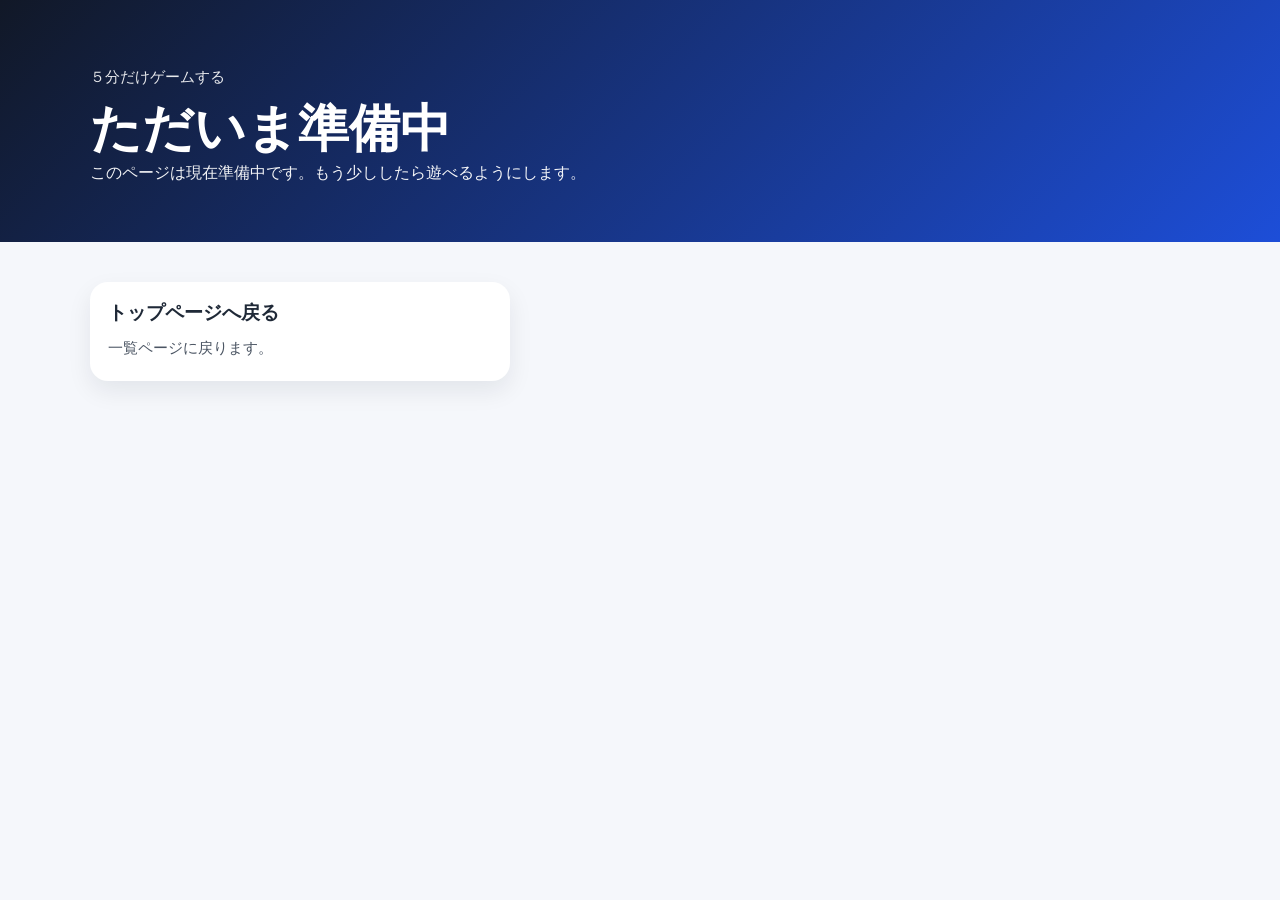
<file: coming-soon.html>
<!DOCTYPE html>
<html lang="ja">
<head>
  <meta charset="UTF-8" />
  <meta name="viewport" content="width=device-width, initial-scale=1.0" />
  <title>ただいま準備中 | ５分だけゲームする</title>
  <link rel="stylesheet" href="style.css" />
</head>
<body>
  <header class="site-header">
    <div class="container">
      <p class="site-subtitle">５分だけゲームする</p>
      <h1 class="site-title">ただいま準備中</h1>
      <p class="site-text">
        このページは現在準備中です。もう少ししたら遊べるようにします。
      </p>
    </div>
  </header>

  <main class="container">
    <section class="section">
      <a class="card" href="index.html" style="max-width: 420px;">
        <div class="card-body">
          <h2 class="card-title">トップページへ戻る</h2>
          <p class="card-text">一覧ページに戻ります。</p>
        </div>
      </a>
    </section>
  </main>
</body>
</html>
</file>
<file: style.css>
* {
  box-sizing: border-box;
}

html {
  font-size: 16px;
}

body {
  margin: 0;
  font-family: "Hiragino Sans", "Yu Gothic", "Meiryo", sans-serif;
  background: #f5f7fb;
  color: #1f2937;
  line-height: 1.7;
}

a {
  color: inherit;
  text-decoration: none;
}

.container {
  width: min(1100px, calc(100% - 32px));
  margin: 0 auto;
}

.site-header {
  background: linear-gradient(135deg, #111827, #1d4ed8);
  color: #ffffff;
  padding: 64px 0 56px;
}

.site-subtitle {
  margin: 0 0 8px;
  font-size: 0.95rem;
  opacity: 0.9;
}

.site-title {
  margin: 0;
  font-size: clamp(2rem, 5vw, 3.2rem);
  line-height: 1.2;
  font-weight: 800;
}

.site-lead {
  margin: 18px 0 8px;
  font-size: 1.4rem;
  font-weight: 700;
  color: #fde68a;
}

.site-text {
  margin: 0;
  max-width: 700px;
  font-size: 1rem;
  opacity: 0.95;
}

.section {
  padding: 40px 0 64px;
}

.section-title {
  margin: 0 0 20px;
  font-size: 1.5rem;
}

.card-grid {
  display: grid;
  grid-template-columns: repeat(3, 1fr);
  gap: 24px;
}

.card {
  display: block;
  background: #ffffff;
  border-radius: 18px;
  overflow: hidden;
  box-shadow: 0 10px 25px rgba(15, 23, 42, 0.08);
  transition: transform 0.2s ease, box-shadow 0.2s ease;
}

.card:hover {
  transform: translateY(-6px);
  box-shadow: 0 16px 35px rgba(15, 23, 42, 0.14);
}

.card-image {
  position: relative;
  aspect-ratio: 16 / 9;
  overflow: hidden;
}

.image-1 {
  background: linear-gradient(135deg, #2563eb, #7c3aed);
}

.image-2 {
  background: linear-gradient(135deg, #059669, #0ea5e9);
}

.image-3 {
  background: linear-gradient(135deg, #f59e0b, #ef4444);
}

.card-badge {
  position: absolute;
  top: 14px;
  left: 14px;
  display: inline-block;
  padding: 6px 10px;
  background: rgba(255, 255, 255, 0.92);
  color: #111827;
  border-radius: 999px;
  font-size: 0.82rem;
  font-weight: 700;
}

.card-body {
  padding: 18px 18px 20px;
}

.card-title {
  margin: 0 0 8px;
  font-size: 1.2rem;
  line-height: 1.4;
}

.card-text {
  margin: 0;
  color: #4b5563;
  font-size: 0.95rem;
}

@media (max-width: 900px) {
  .card-grid {
    grid-template-columns: repeat(2, 1fr);
  }
}

@media (max-width: 640px) {
  .site-header {
    padding: 48px 0 40px;
  }

  .card-grid {
    grid-template-columns: 1fr;
  }

}
.card-image-monmasu {
  background-image: url("games/monster-master-dx/imagesmonster-master-dx.jpg");
  background-size: cover;
  background-position: center;
  background-repeat: no-repeat;
}
</file>
